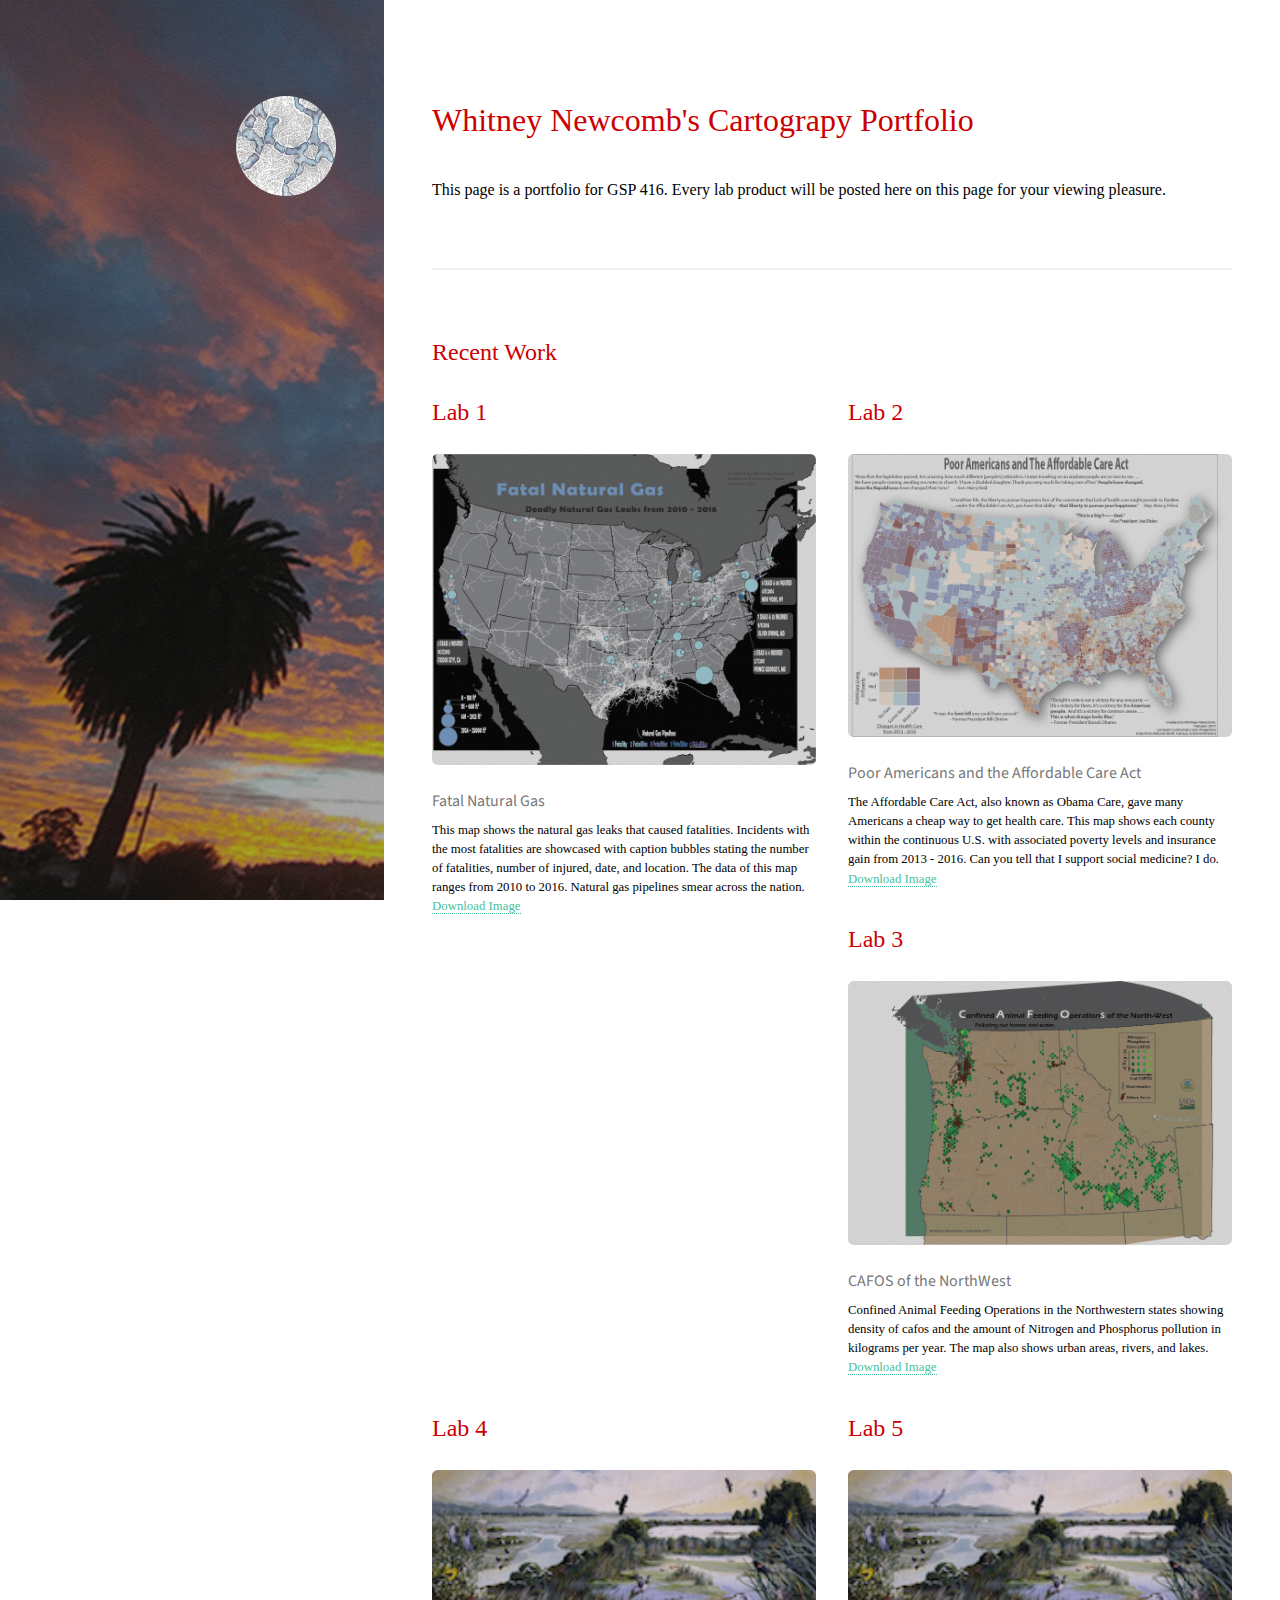
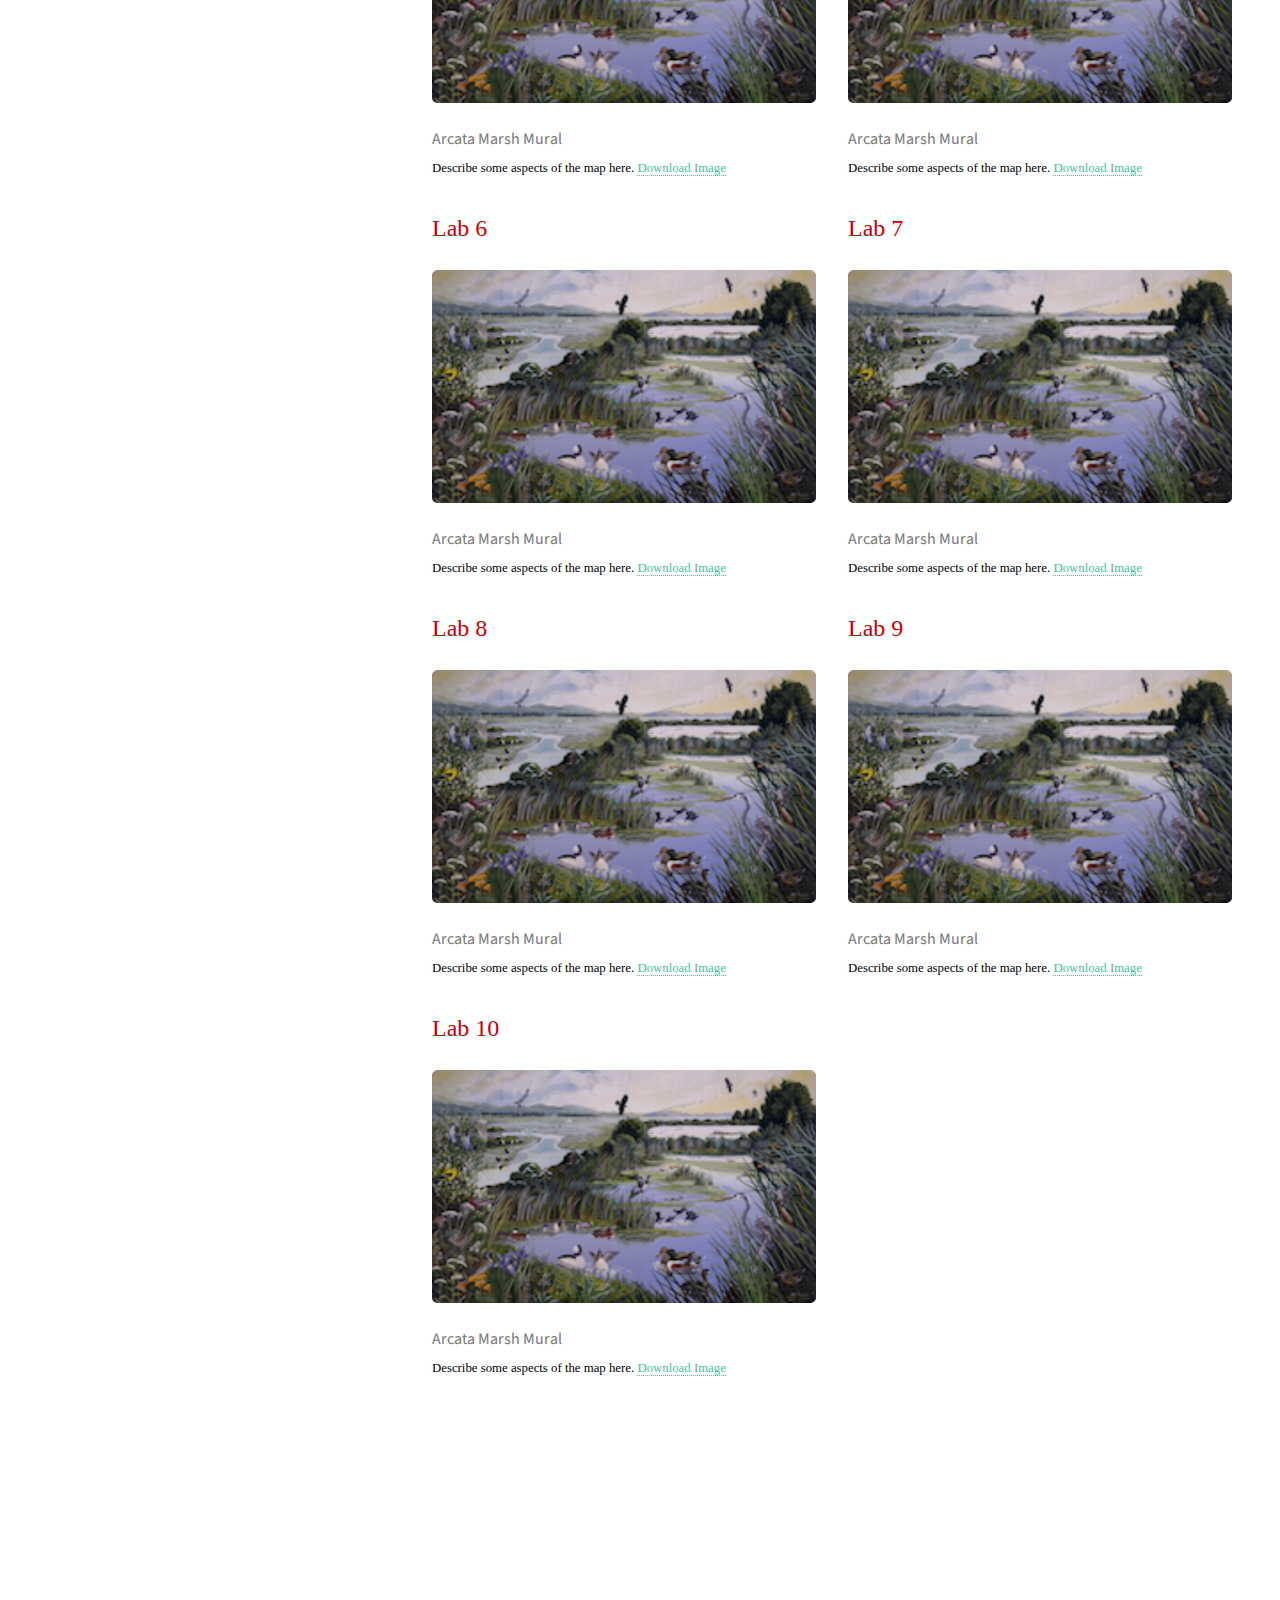
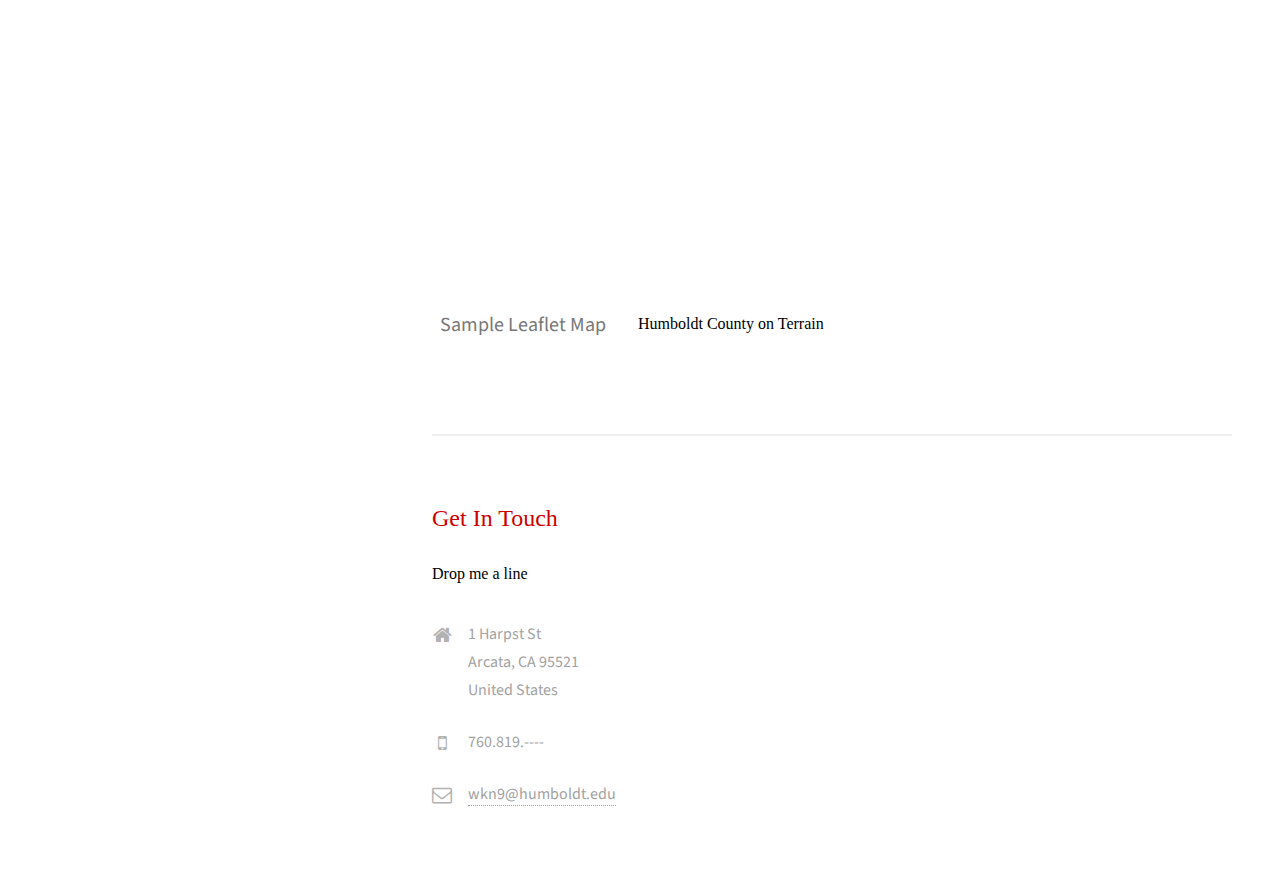
<file: index_cart.html>
<!DOCTYPE HTML>

<html>
	<head>
		<!-- Change title of your webpage here -->
		<title>Whitney's Cartography</title>
		<meta charset="utf-8" />
		<meta name="viewport" content="width=device-width, initial-scale=1" />
		<!--[if lte IE 8]><script src="assets/js/ie/html5shiv.js"></script><![endif]-->
		<link rel="stylesheet" href="assets/css/main.css" />
		<!--[if lte IE 8]><link rel="stylesheet" href="assets/css/ie8.css" /><![endif]-->
		<style>
			h2 {color:#cc0000;
				font-family:times new roman;}
			p {color:black;
				font-family:times new roman;}
			
			
		</style>
	</head>
	<body id="top">

		<!-- Header -->
			
<header id="header">
    <div class="inner">
     <a href="#" class="image avatar"><img src="images/profile.jpg" alt="" /></a>
    </div>
   </header>
		
		
		<!-- Main -->
			<div id="main">

				<!-- One -->
					<section id="one">
						<header class="major">
							<h2>Whitney Newcomb's Cartograpy Portfolio</h2>
						</header>
						<p>This page is a portfolio for GSP 416. Every lab product will be posted here on this page for your viewing pleasure.</p>
					</section>

				<!-- Two -->
					<section id="two">
						<h2>Recent Work</h2>
						<div class="row">
							
							<article class="6u 12u$(xsmall) work-item">
								<h2>Lab 1</h2>
								<a href="images/fulls/Lab1_NatGasMap_Final2.png" class="image fit thumb"><img src="images/thumbs/Lab1_NatGasMap_Final_thumb.png" alt="Map of fatalities from natural gas leaks and incidents in the U.S. from 2010 - 2016. " /></a>
								<h3>Fatal Natural Gas</h3>
								<p>This map shows the natural gas leaks that caused fatalities. 
									Incidents with the most fatalities are showcased with caption bubbles stating the number of fatalities, number of injured, date, and location. 
									The data of this map ranges from 2010 to 2016. 
									Natural gas pipelines smear across the nation. 
									<br>
									<a href="images/fulls/Lab1_NatGasMap_Final2.png" download>Download Image</a>
								</p>
							</article>
							
							<article class="6u 12u$(xsmall) work-item">
								<h2>Lab 2</h2>
								<a href="images/fulls/ACAMap.png" class="image fit thumb"><img src="images/thumbs/ACAMap_Small.png" alt="" /></a>
								<h3>Poor Americans and the Affordable Care Act</h3>
								<p>The Affordable Care Act, also known as Obama Care, 
									gave many Americans a cheap way to get health care. 
									This map shows each county within the continuous U.S. with associated poverty levels and insurance gain from 2013 - 2016. 
									Can you tell that I support social medicine? I do. 
									<br>
									<a href="images/fulls/ACAMap.png" download>Download Image</a>
								</p>
							</article>
							
							<article class="6u 12u$(xsmall) work-item">
								<h2>Lab 3</h2>
								<a href="images/fulls/Cafos_Large.png" class="image fit thumb"><img src="images/thumbs/Cafos_Small.png" alt="" /></a>
								<h3>CAFOS of the NorthWest</h3>
								<p>Confined Animal Feeding Operations in the Northwestern states showing density of cafos and the amount of Nitrogen and Phosphorus pollution in kilograms per year. The map also shows urban areas, rivers, and lakes. <a href="images/fulls/Cafos_Large.png" download>Download Image</a>
								</p>
							</article>
							
							<article class="6u 12u$(xsmall) work-item">
								<h2>Lab 4</h2>
								<a href="images/fulls/placeholder.png" class="image fit thumb"><img src="images/thumbs/placeholder_thumb.png" alt="" /></a>
								<h3>Arcata Marsh Mural</h3>
								<p>Describe some aspects of the map here. <a href="images/fulls/placeholder.png" download>Download Image</a>
								</p>
							</article>
							
							<article class="6u 12u$(xsmall) work-item">
								<h2>Lab 5</h2>
								<a href="images/fulls/placeholder.png" class="image fit thumb"><img src="images/thumbs/placeholder_thumb.png" alt="" /></a>
								<h3>Arcata Marsh Mural</h3>
								<p>Describe some aspects of the map here. <a href="images/fulls/placeholder.png" download>Download Image</a>
								</p>
							</article>
							
							<article class="6u 12u$(xsmall) work-item">
								<h2>Lab 6</h2>
								<a href="images/fulls/placeholder.png" class="image fit thumb"><img src="images/thumbs/placeholder_thumb.png" alt="" /></a>
								<h3>Arcata Marsh Mural</h3>
								<p>Describe some aspects of the map here. <a href="images/fulls/placeholder.png" download>Download Image</a>
								</p>
							</article>
							
							<article class="6u 12u$(xsmall) work-item">
								<h2>Lab 7</h2>
								<a href="images/fulls/placeholder.png" class="image fit thumb"><img src="images/thumbs/placeholder_thumb.png" alt="" /></a>
								<h3>Arcata Marsh Mural</h3>
								<p>Describe some aspects of the map here. <a href="images/fulls/placeholder.png" download>Download Image</a>
								</p>
							</article>
							
							<article class="6u 12u$(xsmall) work-item">
								<h2>Lab 8</h2>
								<a href="images/fulls/placeholder.png" class="image fit thumb"><img src="images/thumbs/placeholder_thumb.png" alt="" /></a>
								<h3>Arcata Marsh Mural</h3>
								<p>Describe some aspects of the map here. <a href="images/fulls/placeholder.png" download>Download Image</a>
								</p>
							</article>
							
							<article class="6u 12u$(xsmall) work-item">
								<h2>Lab 9</h2>
								<a href="images/fulls/placeholder.png" class="image fit thumb"><img src="images/thumbs/placeholder_thumb.png" alt="" /></a>
								<h3>Arcata Marsh Mural</h3>
								<p>Describe some aspects of the map here. <a href="images/fulls/placeholder.png" download>Download Image</a>
								</p>
							</article>
							
							<article class="6u 12u$(xsmall) work-item">
								<h2>Lab 10</h2>
								<a href="images/fulls/placeholder.png" class="image fit thumb"><img src="images/thumbs/placeholder_thumb.png" alt="" /></a>
								<h3>Arcata Marsh Mural</h3>
								<p>Describe some aspects of the map here. <a href="images/fulls/placeholder.png" download>Download Image</a>
								</p>
							</article>
							
								<iframe width="785" height="500" src="https://dikembe3000.github.io/humboldtmap/"></iframe>
								<h3>Sample Leaflet Map</h3>
								<p>Humboldt County on Terrain</p>
							
						</div>
						
					</section>

				<!-- Three -->
					<section id="three">
						<h2>Get In Touch</h2>
						<p>Drop me a line</p>
							<div class="4u$ 12u$(small)">
								<ul class="labeled-icons">
									<li>
										<h3 class="icon fa-home"><span class="label">Address</span></h3>
										1 Harpst St<br />
										Arcata, CA 95521<br />
										United States
									</li>
									<li>
										<h3 class="icon fa-mobile"><span class="label">Phone</span></h3>
										760.819.----
									</li>
									<li>
										<h3 class="icon fa-envelope-o"><span class="label">Email</span></h3>
										<a href="mailto:wkn9@humboldt.edu">wkn9@humboldt.edu</a>
									</li>
								</ul>
							</div>
					</section>
			</div>

		
		<!-- Scripts -->
			<script src="assets/js/jquery.min.js"></script>
			<script src="assets/js/jquery.poptrox.min.js"></script>
			<script src="assets/js/skel.min.js"></script>
			<script src="assets/js/util.js"></script>
			<!--[if lte IE 8]><script src="assets/js/ie/respond.min.js"></script><![endif]-->
			<script src="assets/js/main.js"></script>

	</body>
</html>
</file>
<file: assets/css/main.css>
@import url("font-awesome.min.css");
@import url("https://fonts.googleapis.com/css?family=Source+Sans+Pro:400,400italic");

/*
	Strata by HTML5 UP
	html5up.net | @ajlkn
	Free for personal and commercial use under the CCA 3.0 license (html5up.net/license)
*/

/* Reset */

	html, body, div, span, applet, object, iframe, h1, h2, h3, h4, h5, h6, p, blockquote, pre, a, abbr, acronym, address, big, cite, code, del, dfn, em, img, ins, kbd, q, s, samp, small, strike, strong, sub, sup, tt, var, b, u, i, center, dl, dt, dd, ol, ul, li, fieldset, form, label, legend, table, caption, tbody, tfoot, thead, tr, th, td, article, aside, canvas, details, embed, figure, figcaption, footer, header, hgroup, menu, nav, output, ruby, section, summary, time, mark, audio, video {
		margin: 0;
		padding: 0;
		border: 0;
		font-size: 100%;
		font: inherit;
		vertical-align: baseline;
	}

	article, aside, details, figcaption, figure, footer, header, hgroup, menu, nav, section {
		display: block;
	}

	body {
		line-height: 1;
	}

	ol, ul {
		list-style: none;
	}

	blockquote, q {
		quotes: none;
	}

	blockquote:before, blockquote:after, q:before, q:after {
		content: '';
		content: none;
	}

	table {
		border-collapse: collapse;
		border-spacing: 0;
	}

	body {
		-webkit-text-size-adjust: none;
	}

/* Box Model */

	*, *:before, *:after {
		-moz-box-sizing: border-box;
		-webkit-box-sizing: border-box;
		box-sizing: border-box;
	}

/* Containers */

	.container {
		margin-left: auto;
		margin-right: auto;
	}

	.container.\31 25\25 {
		width: 100%;
		max-width: 1200px;
		min-width: 960px;
	}

	.container.\37 5\25 {
		width: 720px;
	}

	.container.\35 0\25 {
		width: 480px;
	}

	.container.\32 5\25 {
		width: 240px;
	}

	.container {
		width: 960px;
	}

	@media screen and (max-width: 1800px) {

		.container.\31 25\25 {
			width: 100%;
			max-width: 1200px;
			min-width: 960px;
		}

		.container.\37 5\25 {
			width: 720px;
		}

		.container.\35 0\25 {
			width: 480px;
		}

		.container.\32 5\25 {
			width: 240px;
		}

		.container {
			width: 960px;
		}

	}

	@media screen and (max-width: 1280px) {

		.container.\31 25\25 {
			width: 100%;
			max-width: 1200px;
			min-width: 960px;
		}

		.container.\37 5\25 {
			width: 720px;
		}

		.container.\35 0\25 {
			width: 480px;
		}

		.container.\32 5\25 {
			width: 240px;
		}

		.container {
			width: 960px;
		}

	}

	@media screen and (max-width: 980px) {

		.container.\31 25\25 {
			width: 100%;
			max-width: 1200px;
			min-width: 960px;
		}

		.container.\37 5\25 {
			width: 720px;
		}

		.container.\35 0\25 {
			width: 480px;
		}

		.container.\32 5\25 {
			width: 240px;
		}

		.container {
			width: 960px;
		}

	}

	@media screen and (max-width: 736px) {

		.container.\31 25\25 {
			width: 100%;
			max-width: 1200px;
			min-width: 960px;
		}

		.container.\37 5\25 {
			width: 720px;
		}

		.container.\35 0\25 {
			width: 480px;
		}

		.container.\32 5\25 {
			width: 240px;
		}

		.container {
			width: 960px;
		}

	}

	@media screen and (max-width: 480px) {

		.container.\31 25\25 {
			width: 100%;
			max-width: 1200px;
			min-width: 960px;
		}

		.container.\37 5\25 {
			width: 720px;
		}

		.container.\35 0\25 {
			width: 480px;
		}

		.container.\32 5\25 {
			width: 240px;
		}

		.container {
			width: 960px;
		}

	}

/* Grid */

	.row {
		border-bottom: solid 1px transparent;
		-moz-box-sizing: border-box;
		-webkit-box-sizing: border-box;
		box-sizing: border-box;
	}

	.row > * {
		float: left;
		-moz-box-sizing: border-box;
		-webkit-box-sizing: border-box;
		box-sizing: border-box;
	}

	.row:after, .row:before {
		content: '';
		display: block;
		clear: both;
		height: 0;
	}

	.row.uniform > * > :first-child {
		margin-top: 0;
	}

	.row.uniform > * > :last-child {
		margin-bottom: 0;
	}

	.row.\30 \25 > * {
		padding: 0 0 0 0em;
	}

	.row.\30 \25 {
		margin: 0 0 -1px 0em;
	}

	.row.uniform.\30 \25 > * {
		padding: 0em 0 0 0em;
	}

	.row.uniform.\30 \25 {
		margin: 0em 0 -1px 0em;
	}

	.row > * {
		padding: 0 0 0 2.5em;
	}

	.row {
		margin: 0 0 -1px -2.5em;
	}

	.row.uniform > * {
		padding: 2.5em 0 0 2.5em;
	}

	.row.uniform {
		margin: -2.5em 0 -1px -2.5em;
	}

	.row.\32 00\25 > * {
		padding: 0 0 0 5em;
	}

	.row.\32 00\25 {
		margin: 0 0 -1px -5em;
	}

	.row.uniform.\32 00\25 > * {
		padding: 5em 0 0 5em;
	}

	.row.uniform.\32 00\25 {
		margin: -5em 0 -1px -5em;
	}

	.row.\31 50\25 > * {
		padding: 0 0 0 3.75em;
	}

	.row.\31 50\25 {
		margin: 0 0 -1px -3.75em;
	}

	.row.uniform.\31 50\25 > * {
		padding: 3.75em 0 0 3.75em;
	}

	.row.uniform.\31 50\25 {
		margin: -3.75em 0 -1px -3.75em;
	}

	.row.\35 0\25 > * {
		padding: 0 0 0 1.25em;
	}

	.row.\35 0\25 {
		margin: 0 0 -1px -1.25em;
	}

	.row.uniform.\35 0\25 > * {
		padding: 1.25em 0 0 1.25em;
	}

	.row.uniform.\35 0\25 {
		margin: -1.25em 0 -1px -1.25em;
	}

	.row.\32 5\25 > * {
		padding: 0 0 0 0.625em;
	}

	.row.\32 5\25 {
		margin: 0 0 -1px -0.625em;
	}

	.row.uniform.\32 5\25 > * {
		padding: 0.625em 0 0 0.625em;
	}

	.row.uniform.\32 5\25 {
		margin: -0.625em 0 -1px -0.625em;
	}

	.\31 2u, .\31 2u\24 {
		width: 100%;
		clear: none;
		margin-left: 0;
	}

	.\31 1u, .\31 1u\24 {
		width: 91.6666666667%;
		clear: none;
		margin-left: 0;
	}

	.\31 0u, .\31 0u\24 {
		width: 83.3333333333%;
		clear: none;
		margin-left: 0;
	}

	.\39 u, .\39 u\24 {
		width: 75%;
		clear: none;
		margin-left: 0;
	}

	.\38 u, .\38 u\24 {
		width: 66.6666666667%;
		clear: none;
		margin-left: 0;
	}

	.\37 u, .\37 u\24 {
		width: 58.3333333333%;
		clear: none;
		margin-left: 0;
	}

	.\36 u, .\36 u\24 {
		width: 50%;
		clear: none;
		margin-left: 0;
	}

	.\35 u, .\35 u\24 {
		width: 41.6666666667%;
		clear: none;
		margin-left: 0;
	}

	.\34 u, .\34 u\24 {
		width: 33.3333333333%;
		clear: none;
		margin-left: 0;
	}

	.\33 u, .\33 u\24 {
		width: 25%;
		clear: none;
		margin-left: 0;
	}

	.\32 u, .\32 u\24 {
		width: 16.6666666667%;
		clear: none;
		margin-left: 0;
	}

	.\31 u, .\31 u\24 {
		width: 8.3333333333%;
		clear: none;
		margin-left: 0;
	}

	.\31 2u\24 + *,
	.\31 1u\24 + *,
	.\31 0u\24 + *,
	.\39 u\24 + *,
	.\38 u\24 + *,
	.\37 u\24 + *,
	.\36 u\24 + *,
	.\35 u\24 + *,
	.\34 u\24 + *,
	.\33 u\24 + *,
	.\32 u\24 + *,
	.\31 u\24 + * {
		clear: left;
	}

	.\-11u {
		margin-left: 91.66667%;
	}

	.\-10u {
		margin-left: 83.33333%;
	}

	.\-9u {
		margin-left: 75%;
	}

	.\-8u {
		margin-left: 66.66667%;
	}

	.\-7u {
		margin-left: 58.33333%;
	}

	.\-6u {
		margin-left: 50%;
	}

	.\-5u {
		margin-left: 41.66667%;
	}

	.\-4u {
		margin-left: 33.33333%;
	}

	.\-3u {
		margin-left: 25%;
	}

	.\-2u {
		margin-left: 16.66667%;
	}

	.\-1u {
		margin-left: 8.33333%;
	}

	@media screen and (max-width: 1800px) {

		.row > * {
			padding: 0 0 0 2.5em;
		}

		.row {
			margin: 0 0 -1px -2.5em;
		}

		.row.uniform > * {
			padding: 2.5em 0 0 2.5em;
		}

		.row.uniform {
			margin: -2.5em 0 -1px -2.5em;
		}

		.row.\32 00\25 > * {
			padding: 0 0 0 5em;
		}

		.row.\32 00\25 {
			margin: 0 0 -1px -5em;
		}

		.row.uniform.\32 00\25 > * {
			padding: 5em 0 0 5em;
		}

		.row.uniform.\32 00\25 {
			margin: -5em 0 -1px -5em;
		}

		.row.\31 50\25 > * {
			padding: 0 0 0 3.75em;
		}

		.row.\31 50\25 {
			margin: 0 0 -1px -3.75em;
		}

		.row.uniform.\31 50\25 > * {
			padding: 3.75em 0 0 3.75em;
		}

		.row.uniform.\31 50\25 {
			margin: -3.75em 0 -1px -3.75em;
		}

		.row.\35 0\25 > * {
			padding: 0 0 0 1.25em;
		}

		.row.\35 0\25 {
			margin: 0 0 -1px -1.25em;
		}

		.row.uniform.\35 0\25 > * {
			padding: 1.25em 0 0 1.25em;
		}

		.row.uniform.\35 0\25 {
			margin: -1.25em 0 -1px -1.25em;
		}

		.row.\32 5\25 > * {
			padding: 0 0 0 0.625em;
		}

		.row.\32 5\25 {
			margin: 0 0 -1px -0.625em;
		}

		.row.uniform.\32 5\25 > * {
			padding: 0.625em 0 0 0.625em;
		}

		.row.uniform.\32 5\25 {
			margin: -0.625em 0 -1px -0.625em;
		}

		.\31 2u\28xlarge\29, .\31 2u\24\28xlarge\29 {
			width: 100%;
			clear: none;
			margin-left: 0;
		}

		.\31 1u\28xlarge\29, .\31 1u\24\28xlarge\29 {
			width: 91.6666666667%;
			clear: none;
			margin-left: 0;
		}

		.\31 0u\28xlarge\29, .\31 0u\24\28xlarge\29 {
			width: 83.3333333333%;
			clear: none;
			margin-left: 0;
		}

		.\39 u\28xlarge\29, .\39 u\24\28xlarge\29 {
			width: 75%;
			clear: none;
			margin-left: 0;
		}

		.\38 u\28xlarge\29, .\38 u\24\28xlarge\29 {
			width: 66.6666666667%;
			clear: none;
			margin-left: 0;
		}

		.\37 u\28xlarge\29, .\37 u\24\28xlarge\29 {
			width: 58.3333333333%;
			clear: none;
			margin-left: 0;
		}

		.\36 u\28xlarge\29, .\36 u\24\28xlarge\29 {
			width: 50%;
			clear: none;
			margin-left: 0;
		}

		.\35 u\28xlarge\29, .\35 u\24\28xlarge\29 {
			width: 41.6666666667%;
			clear: none;
			margin-left: 0;
		}

		.\34 u\28xlarge\29, .\34 u\24\28xlarge\29 {
			width: 33.3333333333%;
			clear: none;
			margin-left: 0;
		}

		.\33 u\28xlarge\29, .\33 u\24\28xlarge\29 {
			width: 25%;
			clear: none;
			margin-left: 0;
		}

		.\32 u\28xlarge\29, .\32 u\24\28xlarge\29 {
			width: 16.6666666667%;
			clear: none;
			margin-left: 0;
		}

		.\31 u\28xlarge\29, .\31 u\24\28xlarge\29 {
			width: 8.3333333333%;
			clear: none;
			margin-left: 0;
		}

		.\31 2u\24\28xlarge\29 + *,
		.\31 1u\24\28xlarge\29 + *,
		.\31 0u\24\28xlarge\29 + *,
		.\39 u\24\28xlarge\29 + *,
		.\38 u\24\28xlarge\29 + *,
		.\37 u\24\28xlarge\29 + *,
		.\36 u\24\28xlarge\29 + *,
		.\35 u\24\28xlarge\29 + *,
		.\34 u\24\28xlarge\29 + *,
		.\33 u\24\28xlarge\29 + *,
		.\32 u\24\28xlarge\29 + *,
		.\31 u\24\28xlarge\29 + * {
			clear: left;
		}

		.\-11u\28xlarge\29 {
			margin-left: 91.66667%;
		}

		.\-10u\28xlarge\29 {
			margin-left: 83.33333%;
		}

		.\-9u\28xlarge\29 {
			margin-left: 75%;
		}

		.\-8u\28xlarge\29 {
			margin-left: 66.66667%;
		}

		.\-7u\28xlarge\29 {
			margin-left: 58.33333%;
		}

		.\-6u\28xlarge\29 {
			margin-left: 50%;
		}

		.\-5u\28xlarge\29 {
			margin-left: 41.66667%;
		}

		.\-4u\28xlarge\29 {
			margin-left: 33.33333%;
		}

		.\-3u\28xlarge\29 {
			margin-left: 25%;
		}

		.\-2u\28xlarge\29 {
			margin-left: 16.66667%;
		}

		.\-1u\28xlarge\29 {
			margin-left: 8.33333%;
		}

	}

	@media screen and (max-width: 1280px) {

		.row > * {
			padding: 0 0 0 2em;
		}

		.row {
			margin: 0 0 -1px -2em;
		}

		.row.uniform > * {
			padding: 2em 0 0 2em;
		}

		.row.uniform {
			margin: -2em 0 -1px -2em;
		}

		.row.\32 00\25 > * {
			padding: 0 0 0 4em;
		}

		.row.\32 00\25 {
			margin: 0 0 -1px -4em;
		}

		.row.uniform.\32 00\25 > * {
			padding: 4em 0 0 4em;
		}

		.row.uniform.\32 00\25 {
			margin: -4em 0 -1px -4em;
		}

		.row.\31 50\25 > * {
			padding: 0 0 0 3em;
		}

		.row.\31 50\25 {
			margin: 0 0 -1px -3em;
		}

		.row.uniform.\31 50\25 > * {
			padding: 3em 0 0 3em;
		}

		.row.uniform.\31 50\25 {
			margin: -3em 0 -1px -3em;
		}

		.row.\35 0\25 > * {
			padding: 0 0 0 1em;
		}

		.row.\35 0\25 {
			margin: 0 0 -1px -1em;
		}

		.row.uniform.\35 0\25 > * {
			padding: 1em 0 0 1em;
		}

		.row.uniform.\35 0\25 {
			margin: -1em 0 -1px -1em;
		}

		.row.\32 5\25 > * {
			padding: 0 0 0 0.5em;
		}

		.row.\32 5\25 {
			margin: 0 0 -1px -0.5em;
		}

		.row.uniform.\32 5\25 > * {
			padding: 0.5em 0 0 0.5em;
		}

		.row.uniform.\32 5\25 {
			margin: -0.5em 0 -1px -0.5em;
		}

		.\31 2u\28large\29, .\31 2u\24\28large\29 {
			width: 100%;
			clear: none;
			margin-left: 0;
		}

		.\31 1u\28large\29, .\31 1u\24\28large\29 {
			width: 91.6666666667%;
			clear: none;
			margin-left: 0;
		}

		.\31 0u\28large\29, .\31 0u\24\28large\29 {
			width: 83.3333333333%;
			clear: none;
			margin-left: 0;
		}

		.\39 u\28large\29, .\39 u\24\28large\29 {
			width: 75%;
			clear: none;
			margin-left: 0;
		}

		.\38 u\28large\29, .\38 u\24\28large\29 {
			width: 66.6666666667%;
			clear: none;
			margin-left: 0;
		}

		.\37 u\28large\29, .\37 u\24\28large\29 {
			width: 58.3333333333%;
			clear: none;
			margin-left: 0;
		}

		.\36 u\28large\29, .\36 u\24\28large\29 {
			width: 50%;
			clear: none;
			margin-left: 0;
		}

		.\35 u\28large\29, .\35 u\24\28large\29 {
			width: 41.6666666667%;
			clear: none;
			margin-left: 0;
		}

		.\34 u\28large\29, .\34 u\24\28large\29 {
			width: 33.3333333333%;
			clear: none;
			margin-left: 0;
		}

		.\33 u\28large\29, .\33 u\24\28large\29 {
			width: 25%;
			clear: none;
			margin-left: 0;
		}

		.\32 u\28large\29, .\32 u\24\28large\29 {
			width: 16.6666666667%;
			clear: none;
			margin-left: 0;
		}

		.\31 u\28large\29, .\31 u\24\28large\29 {
			width: 8.3333333333%;
			clear: none;
			margin-left: 0;
		}

		.\31 2u\24\28large\29 + *,
		.\31 1u\24\28large\29 + *,
		.\31 0u\24\28large\29 + *,
		.\39 u\24\28large\29 + *,
		.\38 u\24\28large\29 + *,
		.\37 u\24\28large\29 + *,
		.\36 u\24\28large\29 + *,
		.\35 u\24\28large\29 + *,
		.\34 u\24\28large\29 + *,
		.\33 u\24\28large\29 + *,
		.\32 u\24\28large\29 + *,
		.\31 u\24\28large\29 + * {
			clear: left;
		}

		.\-11u\28large\29 {
			margin-left: 91.66667%;
		}

		.\-10u\28large\29 {
			margin-left: 83.33333%;
		}

		.\-9u\28large\29 {
			margin-left: 75%;
		}

		.\-8u\28large\29 {
			margin-left: 66.66667%;
		}

		.\-7u\28large\29 {
			margin-left: 58.33333%;
		}

		.\-6u\28large\29 {
			margin-left: 50%;
		}

		.\-5u\28large\29 {
			margin-left: 41.66667%;
		}

		.\-4u\28large\29 {
			margin-left: 33.33333%;
		}

		.\-3u\28large\29 {
			margin-left: 25%;
		}

		.\-2u\28large\29 {
			margin-left: 16.66667%;
		}

		.\-1u\28large\29 {
			margin-left: 8.33333%;
		}

	}

	@media screen and (max-width: 980px) {

		.row > * {
			padding: 0 0 0 2em;
		}

		.row {
			margin: 0 0 -1px -2em;
		}

		.row.uniform > * {
			padding: 2em 0 0 2em;
		}

		.row.uniform {
			margin: -2em 0 -1px -2em;
		}

		.row.\32 00\25 > * {
			padding: 0 0 0 4em;
		}

		.row.\32 00\25 {
			margin: 0 0 -1px -4em;
		}

		.row.uniform.\32 00\25 > * {
			padding: 4em 0 0 4em;
		}

		.row.uniform.\32 00\25 {
			margin: -4em 0 -1px -4em;
		}

		.row.\31 50\25 > * {
			padding: 0 0 0 3em;
		}

		.row.\31 50\25 {
			margin: 0 0 -1px -3em;
		}

		.row.uniform.\31 50\25 > * {
			padding: 3em 0 0 3em;
		}

		.row.uniform.\31 50\25 {
			margin: -3em 0 -1px -3em;
		}

		.row.\35 0\25 > * {
			padding: 0 0 0 1em;
		}

		.row.\35 0\25 {
			margin: 0 0 -1px -1em;
		}

		.row.uniform.\35 0\25 > * {
			padding: 1em 0 0 1em;
		}

		.row.uniform.\35 0\25 {
			margin: -1em 0 -1px -1em;
		}

		.row.\32 5\25 > * {
			padding: 0 0 0 0.5em;
		}

		.row.\32 5\25 {
			margin: 0 0 -1px -0.5em;
		}

		.row.uniform.\32 5\25 > * {
			padding: 0.5em 0 0 0.5em;
		}

		.row.uniform.\32 5\25 {
			margin: -0.5em 0 -1px -0.5em;
		}

		.\31 2u\28medium\29, .\31 2u\24\28medium\29 {
			width: 100%;
			clear: none;
			margin-left: 0;
		}

		.\31 1u\28medium\29, .\31 1u\24\28medium\29 {
			width: 91.6666666667%;
			clear: none;
			margin-left: 0;
		}

		.\31 0u\28medium\29, .\31 0u\24\28medium\29 {
			width: 83.3333333333%;
			clear: none;
			margin-left: 0;
		}

		.\39 u\28medium\29, .\39 u\24\28medium\29 {
			width: 75%;
			clear: none;
			margin-left: 0;
		}

		.\38 u\28medium\29, .\38 u\24\28medium\29 {
			width: 66.6666666667%;
			clear: none;
			margin-left: 0;
		}

		.\37 u\28medium\29, .\37 u\24\28medium\29 {
			width: 58.3333333333%;
			clear: none;
			margin-left: 0;
		}

		.\36 u\28medium\29, .\36 u\24\28medium\29 {
			width: 50%;
			clear: none;
			margin-left: 0;
		}

		.\35 u\28medium\29, .\35 u\24\28medium\29 {
			width: 41.6666666667%;
			clear: none;
			margin-left: 0;
		}

		.\34 u\28medium\29, .\34 u\24\28medium\29 {
			width: 33.3333333333%;
			clear: none;
			margin-left: 0;
		}

		.\33 u\28medium\29, .\33 u\24\28medium\29 {
			width: 25%;
			clear: none;
			margin-left: 0;
		}

		.\32 u\28medium\29, .\32 u\24\28medium\29 {
			width: 16.6666666667%;
			clear: none;
			margin-left: 0;
		}

		.\31 u\28medium\29, .\31 u\24\28medium\29 {
			width: 8.3333333333%;
			clear: none;
			margin-left: 0;
		}

		.\31 2u\24\28medium\29 + *,
		.\31 1u\24\28medium\29 + *,
		.\31 0u\24\28medium\29 + *,
		.\39 u\24\28medium\29 + *,
		.\38 u\24\28medium\29 + *,
		.\37 u\24\28medium\29 + *,
		.\36 u\24\28medium\29 + *,
		.\35 u\24\28medium\29 + *,
		.\34 u\24\28medium\29 + *,
		.\33 u\24\28medium\29 + *,
		.\32 u\24\28medium\29 + *,
		.\31 u\24\28medium\29 + * {
			clear: left;
		}

		.\-11u\28medium\29 {
			margin-left: 91.66667%;
		}

		.\-10u\28medium\29 {
			margin-left: 83.33333%;
		}

		.\-9u\28medium\29 {
			margin-left: 75%;
		}

		.\-8u\28medium\29 {
			margin-left: 66.66667%;
		}

		.\-7u\28medium\29 {
			margin-left: 58.33333%;
		}

		.\-6u\28medium\29 {
			margin-left: 50%;
		}

		.\-5u\28medium\29 {
			margin-left: 41.66667%;
		}

		.\-4u\28medium\29 {
			margin-left: 33.33333%;
		}

		.\-3u\28medium\29 {
			margin-left: 25%;
		}

		.\-2u\28medium\29 {
			margin-left: 16.66667%;
		}

		.\-1u\28medium\29 {
			margin-left: 8.33333%;
		}

	}

	@media screen and (max-width: 736px) {

		.row > * {
			padding: 0 0 0 1.5em;
		}

		.row {
			margin: 0 0 -1px -1.5em;
		}

		.row.uniform > * {
			padding: 1.5em 0 0 1.5em;
		}

		.row.uniform {
			margin: -1.5em 0 -1px -1.5em;
		}

		.row.\32 00\25 > * {
			padding: 0 0 0 3em;
		}

		.row.\32 00\25 {
			margin: 0 0 -1px -3em;
		}

		.row.uniform.\32 00\25 > * {
			padding: 3em 0 0 3em;
		}

		.row.uniform.\32 00\25 {
			margin: -3em 0 -1px -3em;
		}

		.row.\31 50\25 > * {
			padding: 0 0 0 2.25em;
		}

		.row.\31 50\25 {
			margin: 0 0 -1px -2.25em;
		}

		.row.uniform.\31 50\25 > * {
			padding: 2.25em 0 0 2.25em;
		}

		.row.uniform.\31 50\25 {
			margin: -2.25em 0 -1px -2.25em;
		}

		.row.\35 0\25 > * {
			padding: 0 0 0 0.75em;
		}

		.row.\35 0\25 {
			margin: 0 0 -1px -0.75em;
		}

		.row.uniform.\35 0\25 > * {
			padding: 0.75em 0 0 0.75em;
		}

		.row.uniform.\35 0\25 {
			margin: -0.75em 0 -1px -0.75em;
		}

		.row.\32 5\25 > * {
			padding: 0 0 0 0.375em;
		}

		.row.\32 5\25 {
			margin: 0 0 -1px -0.375em;
		}

		.row.uniform.\32 5\25 > * {
			padding: 0.375em 0 0 0.375em;
		}

		.row.uniform.\32 5\25 {
			margin: -0.375em 0 -1px -0.375em;
		}

		.\31 2u\28small\29, .\31 2u\24\28small\29 {
			width: 100%;
			clear: none;
			margin-left: 0;
		}

		.\31 1u\28small\29, .\31 1u\24\28small\29 {
			width: 91.6666666667%;
			clear: none;
			margin-left: 0;
		}

		.\31 0u\28small\29, .\31 0u\24\28small\29 {
			width: 83.3333333333%;
			clear: none;
			margin-left: 0;
		}

		.\39 u\28small\29, .\39 u\24\28small\29 {
			width: 75%;
			clear: none;
			margin-left: 0;
		}

		.\38 u\28small\29, .\38 u\24\28small\29 {
			width: 66.6666666667%;
			clear: none;
			margin-left: 0;
		}

		.\37 u\28small\29, .\37 u\24\28small\29 {
			width: 58.3333333333%;
			clear: none;
			margin-left: 0;
		}

		.\36 u\28small\29, .\36 u\24\28small\29 {
			width: 50%;
			clear: none;
			margin-left: 0;
		}

		.\35 u\28small\29, .\35 u\24\28small\29 {
			width: 41.6666666667%;
			clear: none;
			margin-left: 0;
		}

		.\34 u\28small\29, .\34 u\24\28small\29 {
			width: 33.3333333333%;
			clear: none;
			margin-left: 0;
		}

		.\33 u\28small\29, .\33 u\24\28small\29 {
			width: 25%;
			clear: none;
			margin-left: 0;
		}

		.\32 u\28small\29, .\32 u\24\28small\29 {
			width: 16.6666666667%;
			clear: none;
			margin-left: 0;
		}

		.\31 u\28small\29, .\31 u\24\28small\29 {
			width: 8.3333333333%;
			clear: none;
			margin-left: 0;
		}

		.\31 2u\24\28small\29 + *,
		.\31 1u\24\28small\29 + *,
		.\31 0u\24\28small\29 + *,
		.\39 u\24\28small\29 + *,
		.\38 u\24\28small\29 + *,
		.\37 u\24\28small\29 + *,
		.\36 u\24\28small\29 + *,
		.\35 u\24\28small\29 + *,
		.\34 u\24\28small\29 + *,
		.\33 u\24\28small\29 + *,
		.\32 u\24\28small\29 + *,
		.\31 u\24\28small\29 + * {
			clear: left;
		}

		.\-11u\28small\29 {
			margin-left: 91.66667%;
		}

		.\-10u\28small\29 {
			margin-left: 83.33333%;
		}

		.\-9u\28small\29 {
			margin-left: 75%;
		}

		.\-8u\28small\29 {
			margin-left: 66.66667%;
		}

		.\-7u\28small\29 {
			margin-left: 58.33333%;
		}

		.\-6u\28small\29 {
			margin-left: 50%;
		}

		.\-5u\28small\29 {
			margin-left: 41.66667%;
		}

		.\-4u\28small\29 {
			margin-left: 33.33333%;
		}

		.\-3u\28small\29 {
			margin-left: 25%;
		}

		.\-2u\28small\29 {
			margin-left: 16.66667%;
		}

		.\-1u\28small\29 {
			margin-left: 8.33333%;
		}

	}

	@media screen and (max-width: 480px) {

		.row > * {
			padding: 0 0 0 1.5em;
		}

		.row {
			margin: 0 0 -1px -1.5em;
		}

		.row.uniform > * {
			padding: 1.5em 0 0 1.5em;
		}

		.row.uniform {
			margin: -1.5em 0 -1px -1.5em;
		}

		.row.\32 00\25 > * {
			padding: 0 0 0 3em;
		}

		.row.\32 00\25 {
			margin: 0 0 -1px -3em;
		}

		.row.uniform.\32 00\25 > * {
			padding: 3em 0 0 3em;
		}

		.row.uniform.\32 00\25 {
			margin: -3em 0 -1px -3em;
		}

		.row.\31 50\25 > * {
			padding: 0 0 0 2.25em;
		}

		.row.\31 50\25 {
			margin: 0 0 -1px -2.25em;
		}

		.row.uniform.\31 50\25 > * {
			padding: 2.25em 0 0 2.25em;
		}

		.row.uniform.\31 50\25 {
			margin: -2.25em 0 -1px -2.25em;
		}

		.row.\35 0\25 > * {
			padding: 0 0 0 0.75em;
		}

		.row.\35 0\25 {
			margin: 0 0 -1px -0.75em;
		}

		.row.uniform.\35 0\25 > * {
			padding: 0.75em 0 0 0.75em;
		}

		.row.uniform.\35 0\25 {
			margin: -0.75em 0 -1px -0.75em;
		}

		.row.\32 5\25 > * {
			padding: 0 0 0 0.375em;
		}

		.row.\32 5\25 {
			margin: 0 0 -1px -0.375em;
		}

		.row.uniform.\32 5\25 > * {
			padding: 0.375em 0 0 0.375em;
		}

		.row.uniform.\32 5\25 {
			margin: -0.375em 0 -1px -0.375em;
		}

		.\31 2u\28xsmall\29, .\31 2u\24\28xsmall\29 {
			width: 100%;
			clear: none;
			margin-left: 0;
		}

		.\31 1u\28xsmall\29, .\31 1u\24\28xsmall\29 {
			width: 91.6666666667%;
			clear: none;
			margin-left: 0;
		}

		.\31 0u\28xsmall\29, .\31 0u\24\28xsmall\29 {
			width: 83.3333333333%;
			clear: none;
			margin-left: 0;
		}

		.\39 u\28xsmall\29, .\39 u\24\28xsmall\29 {
			width: 75%;
			clear: none;
			margin-left: 0;
		}

		.\38 u\28xsmall\29, .\38 u\24\28xsmall\29 {
			width: 66.6666666667%;
			clear: none;
			margin-left: 0;
		}

		.\37 u\28xsmall\29, .\37 u\24\28xsmall\29 {
			width: 58.3333333333%;
			clear: none;
			margin-left: 0;
		}

		.\36 u\28xsmall\29, .\36 u\24\28xsmall\29 {
			width: 50%;
			clear: none;
			margin-left: 0;
		}

		.\35 u\28xsmall\29, .\35 u\24\28xsmall\29 {
			width: 41.6666666667%;
			clear: none;
			margin-left: 0;
		}

		.\34 u\28xsmall\29, .\34 u\24\28xsmall\29 {
			width: 33.3333333333%;
			clear: none;
			margin-left: 0;
		}

		.\33 u\28xsmall\29, .\33 u\24\28xsmall\29 {
			width: 25%;
			clear: none;
			margin-left: 0;
		}

		.\32 u\28xsmall\29, .\32 u\24\28xsmall\29 {
			width: 16.6666666667%;
			clear: none;
			margin-left: 0;
		}

		.\31 u\28xsmall\29, .\31 u\24\28xsmall\29 {
			width: 8.3333333333%;
			clear: none;
			margin-left: 0;
		}

		.\31 2u\24\28xsmall\29 + *,
		.\31 1u\24\28xsmall\29 + *,
		.\31 0u\24\28xsmall\29 + *,
		.\39 u\24\28xsmall\29 + *,
		.\38 u\24\28xsmall\29 + *,
		.\37 u\24\28xsmall\29 + *,
		.\36 u\24\28xsmall\29 + *,
		.\35 u\24\28xsmall\29 + *,
		.\34 u\24\28xsmall\29 + *,
		.\33 u\24\28xsmall\29 + *,
		.\32 u\24\28xsmall\29 + *,
		.\31 u\24\28xsmall\29 + * {
			clear: left;
		}

		.\-11u\28xsmall\29 {
			margin-left: 91.66667%;
		}

		.\-10u\28xsmall\29 {
			margin-left: 83.33333%;
		}

		.\-9u\28xsmall\29 {
			margin-left: 75%;
		}

		.\-8u\28xsmall\29 {
			margin-left: 66.66667%;
		}

		.\-7u\28xsmall\29 {
			margin-left: 58.33333%;
		}

		.\-6u\28xsmall\29 {
			margin-left: 50%;
		}

		.\-5u\28xsmall\29 {
			margin-left: 41.66667%;
		}

		.\-4u\28xsmall\29 {
			margin-left: 33.33333%;
		}

		.\-3u\28xsmall\29 {
			margin-left: 25%;
		}

		.\-2u\28xsmall\29 {
			margin-left: 16.66667%;
		}

		.\-1u\28xsmall\29 {
			margin-left: 8.33333%;
		}

	}

/* Basic */

	body {
		background: #fff;
	}

		body.is-loading *, body.is-loading *:before, body.is-loading *:after {
			-moz-animation: none !important;
			-webkit-animation: none !important;
			-ms-animation: none !important;
			animation: none !important;
			-moz-transition: none !important;
			-webkit-transition: none !important;
			-ms-transition: none !important;
			transition: none !important;
		}

	body, input, select, textarea {
		color: #a2a2a2;
		font-family: "Source Sans Pro", Helvetica, sans-serif;
		font-size: 16pt;
		font-weight: 400;
		line-height: 1.75em;
	}

	a {
		-moz-transition: color 0.2s ease-in-out, border-color 0.2s ease-in-out;
		-webkit-transition: color 0.2s ease-in-out, border-color 0.2s ease-in-out;
		-ms-transition: color 0.2s ease-in-out, border-color 0.2s ease-in-out;
		transition: color 0.2s ease-in-out, border-color 0.2s ease-in-out;
		border-bottom: dotted 1px;
		color: #49bf9d;
		text-decoration: none;
	}

		a:hover {
			border-bottom-color: transparent;
			color: #49bf9d !important;
			text-decoration: none;
		}

	strong, b {
		color: #787878;
		font-weight: 400;
	}

	em, i {
		font-style: italic;
	}

	p {
		margin: 0 0 2em 0;
	}

	h1, h2, h3, h4, h5, h6 {
		color: #787878;
		font-weight: 400;
		line-height: 1em;
		margin: 0 0 1em 0;
	}

		h1 a, h2 a, h3 a, h4 a, h5 a, h6 a {
			color: inherit;
			text-decoration: none;
		}

	h1 {
		font-size: 2em;
		line-height: 1.5em;
	}

	h2 {
		font-size: 1.5em;
		line-height: 1.5em;
	}

	h3 {
		font-size: 1.25em;
		line-height: 1.5em;
	}

	h4 {
		font-size: 1.1em;
		line-height: 1.5em;
	}

	h5 {
		font-size: 0.9em;
		line-height: 1.5em;
	}

	h6 {
		font-size: 0.7em;
		line-height: 1.5em;
	}

	sub {
		font-size: 0.8em;
		position: relative;
		top: 0.5em;
	}

	sup {
		font-size: 0.8em;
		position: relative;
		top: -0.5em;
	}

	hr {
		border: 0;
		border-bottom: solid 2px #efefef;
		margin: 2em 0;
	}

		hr.major {
			margin: 3em 0;
		}

	blockquote {
		border-left: solid 6px #efefef;
		font-style: italic;
		margin: 0 0 2em 0;
		padding: 0.5em 0 0.5em 1.5em;
	}

	code {
		background: #f7f7f7;
		border-radius: 0.35em;
		border: solid 2px #efefef;
		font-family: "Courier New", monospace;
		font-size: 0.9em;
		margin: 0 0.25em;
		padding: 0.25em 0.65em;
	}

	pre {
		-webkit-overflow-scrolling: touch;
		font-family: "Courier New", monospace;
		font-size: 0.9em;
		margin: 0 0 2em 0;
	}

		pre code {
			display: block;
			line-height: 1.75em;
			padding: 1em 1.5em;
			overflow-x: auto;
		}

	.align-left {
		text-align: left;
	}

	.align-center {
		text-align: center;
	}

	.align-right {
		text-align: right;
	}

/* Section/Article */

	section.special, article.special {
		text-align: center;
	}

	header p {
		color: #b2b2b2;
		position: relative;
		margin: 0 0 1.5em 0;
	}

	header h2 + p {
		font-size: 1.25em;
		margin-top: -1em;
		line-height: 1.5em;
	}

	header h3 + p {
		font-size: 1.1em;
		margin-top: -0.8em;
		line-height: 1.5em;
	}

	header h4 + p,
	header h5 + p,
	header h6 + p {
		font-size: 0.9em;
		margin-top: -0.6em;
		line-height: 1.5em;
	}

	header.major h2 {
		font-size: 2em;
	}

/* Form */

	form {
		margin: 0 0 2em 0;
	}

	label {
		color: #787878;
		display: block;
		font-size: 0.9em;
		font-weight: 400;
		margin: 0 0 1em 0;
	}

	input[type="text"],
	input[type="password"],
	input[type="email"],
	select,
	textarea {
		-moz-appearance: none;
		-webkit-appearance: none;
		-ms-appearance: none;
		appearance: none;
		background: #f7f7f7;
		border-radius: 0.35em;
		border: solid 2px transparent;
		color: inherit;
		display: block;
		outline: 0;
		padding: 0 0.75em;
		text-decoration: none;
		width: 100%;
	}

		input[type="text"]:invalid,
		input[type="password"]:invalid,
		input[type="email"]:invalid,
		select:invalid,
		textarea:invalid {
			box-shadow: none;
		}

		input[type="text"]:focus,
		input[type="password"]:focus,
		input[type="email"]:focus,
		select:focus,
		textarea:focus {
			border-color: #49bf9d;
		}

	.select-wrapper {
		text-decoration: none;
		display: block;
		position: relative;
	}

		.select-wrapper:before {
			-moz-osx-font-smoothing: grayscale;
			-webkit-font-smoothing: antialiased;
			font-family: FontAwesome;
			font-style: normal;
			font-weight: normal;
			text-transform: none !important;
		}

		.select-wrapper:before {
			color: #dfdfdf;
			content: '\f078';
			display: block;
			height: 2.75em;
			line-height: 2.75em;
			pointer-events: none;
			position: absolute;
			right: 0;
			text-align: center;
			top: 0;
			width: 2.75em;
		}

		.select-wrapper select::-ms-expand {
			display: none;
		}

	input[type="text"],
	input[type="password"],
	input[type="email"],
	select {
		height: 2.75em;
	}

	textarea {
		padding: 0.75em;
	}

	input[type="checkbox"],
	input[type="radio"] {
		-moz-appearance: none;
		-webkit-appearance: none;
		-ms-appearance: none;
		appearance: none;
		display: block;
		float: left;
		margin-right: -2em;
		opacity: 0;
		width: 1em;
		z-index: -1;
	}

		input[type="checkbox"] + label,
		input[type="radio"] + label {
			text-decoration: none;
			color: #a2a2a2;
			cursor: pointer;
			display: inline-block;
			font-size: 1em;
			font-weight: 400;
			padding-left: 2.4em;
			padding-right: 0.75em;
			position: relative;
		}

			input[type="checkbox"] + label:before,
			input[type="radio"] + label:before {
				-moz-osx-font-smoothing: grayscale;
				-webkit-font-smoothing: antialiased;
				font-family: FontAwesome;
				font-style: normal;
				font-weight: normal;
				text-transform: none !important;
			}

			input[type="checkbox"] + label:before,
			input[type="radio"] + label:before {
				background: #f7f7f7;
				border-radius: 0.35em;
				border: solid 2px transparent;
				content: '';
				display: inline-block;
				height: 1.65em;
				left: 0;
				line-height: 1.58125em;
				position: absolute;
				text-align: center;
				top: 0;
				width: 1.65em;
			}

		input[type="checkbox"]:checked + label:before,
		input[type="radio"]:checked + label:before {
			background: #787878;
			border-color: #787878;
			color: #fff;
			content: '\f00c';
		}

		input[type="checkbox"]:focus + label:before,
		input[type="radio"]:focus + label:before {
			border-color: #49bf9d;
		}

	input[type="checkbox"] + label:before {
		border-radius: 0.35em;
	}

	input[type="radio"] + label:before {
		border-radius: 100%;
	}

	::-webkit-input-placeholder {
		color: #b2b2b2 !important;
		opacity: 1.0;
	}

	:-moz-placeholder {
		color: #b2b2b2 !important;
		opacity: 1.0;
	}

	::-moz-placeholder {
		color: #b2b2b2 !important;
		opacity: 1.0;
	}

	:-ms-input-placeholder {
		color: #b2b2b2 !important;
		opacity: 1.0;
	}

	.formerize-placeholder {
		color: #b2b2b2 !important;
		opacity: 1.0;
	}

/* Box */

	.box {
		border-radius: 0.35em;
		border: solid 2px #efefef;
		margin-bottom: 2em;
		padding: 1.5em;
	}

		.box > :last-child,
		.box > :last-child > :last-child,
		.box > :last-child > :last-child > :last-child {
			margin-bottom: 0;
		}

		.box.alt {
			border: 0;
			border-radius: 0;
			padding: 0;
		}

/* Icon */

	.icon {
		text-decoration: none;
		border-bottom: none;
		position: relative;
	}

		.icon:before {
			-moz-osx-font-smoothing: grayscale;
			-webkit-font-smoothing: antialiased;
			font-family: FontAwesome;
			font-style: normal;
			font-weight: normal;
			text-transform: none !important;
		}

		.icon > .label {
			display: none;
		}

/* Image */

	.image {
		border-radius: 0.35em;
		border: 0;
		display: inline-block;
		position: relative;
	}

		.image:before {
			-moz-transition: opacity 0.2s ease-in-out;
			-webkit-transition: opacity 0.2s ease-in-out;
			-ms-transition: opacity 0.2s ease-in-out;
			transition: opacity 0.2s ease-in-out;
			background: url("images/overlay.png");
			border-radius: 0.35em;
			content: '';
			display: block;
			height: 100%;
			left: 0;
			opacity: 0.5;
			position: absolute;
			top: 0;
			width: 100%;
		}

		.image.thumb {
			text-align: center;
		}

			.image.thumb:after {
				-moz-transition: opacity 0.2s ease-in-out;
				-webkit-transition: opacity 0.2s ease-in-out;
				-ms-transition: opacity 0.2s ease-in-out;
				transition: opacity 0.2s ease-in-out;
				border-radius: 0.35em;
				border: solid 3px rgba(255, 255, 255, 0.5);
				color: #fff;
				content: 'View';
				display: inline-block;
				font-size: 0.8em;
				font-weight: 400;
				left: 50%;
				line-height: 2.25em;
				margin: -1.25em 0 0 -3em;
				opacity: 0;
				padding: 0 1.5em;
				position: absolute;
				text-align: center;
				text-decoration: none;
				top: 50%;
				white-space: nowrap;
			}

			.image.thumb:hover:after {
				opacity: 1.0;
			}

			.image.thumb:hover:before {
				background: url("images/overlay.png"), url("images/overlay.png");
				opacity: 1.0;
			}

		.image img {
			border-radius: 0.35em;
			display: block;
		}

		.image.left {
			float: left;
			margin: 0 1.5em 1em 0;
			top: 0.25em;
		}

		.image.right {
			float: right;
			margin: 0 0 1em 1.5em;
			top: 0.25em;
		}

		.image.left, .image.right {
			max-width: 40%;
		}

			.image.left img, .image.right img {
				width: 100%;
			}

		.image.fit {
			display: block;
			margin: 0 0 2em 0;
			width: 100%;
		}

			.image.fit img {
				width: 100%;
			}

		.image.avatar {
			border-radius: 100%;
		}

			.image.avatar:before {
				display: none;
			}

			.image.avatar img {
				border-radius: 100%;
				width: 100%;
			}

/* List */

	ol {
		list-style: decimal;
		margin: 0 0 2em 0;
		padding-left: 1.25em;
	}

		ol li {
			padding-left: 0.25em;
		}

	ul {
		list-style: disc;
		margin: 0 0 2em 0;
		padding-left: 1em;
	}

		ul li {
			padding-left: 0.5em;
		}

		ul.alt {
			list-style: none;
			padding-left: 0;
		}

			ul.alt li {
				border-top: solid 2px #efefef;
				padding: 0.5em 0;
			}

				ul.alt li:first-child {
					border-top: 0;
					padding-top: 0;
				}

		ul.icons {
			cursor: default;
			list-style: none;
			padding-left: 0;
		}

			ul.icons li {
				display: inline-block;
				padding: 0 1em 0 0;
			}

				ul.icons li:last-child {
					padding-right: 0;
				}

				ul.icons li .icon:before {
					font-size: 1.5em;
				}

		ul.actions {
			cursor: default;
			list-style: none;
			padding-left: 0;
		}

			ul.actions li {
				display: inline-block;
				padding: 0 1em 0 0;
				vertical-align: middle;
			}

				ul.actions li:last-child {
					padding-right: 0;
				}

			ul.actions.small li {
				padding: 0 0.5em 0 0;
			}

			ul.actions.vertical li {
				display: block;
				padding: 1em 0 0 0;
			}

				ul.actions.vertical li:first-child {
					padding-top: 0;
				}

				ul.actions.vertical li > * {
					margin-bottom: 0;
				}

			ul.actions.vertical.small li {
				padding: 0.5em 0 0 0;
			}

				ul.actions.vertical.small li:first-child {
					padding-top: 0;
				}

			ul.actions.fit {
				display: table;
				margin-left: -1em;
				padding: 0;
				table-layout: fixed;
				width: calc(100% + 1em);
			}

				ul.actions.fit li {
					display: table-cell;
					padding: 0 0 0 1em;
				}

					ul.actions.fit li > * {
						margin-bottom: 0;
					}

				ul.actions.fit.small {
					margin-left: -0.5em;
					width: calc(100% + 0.5em);
				}

					ul.actions.fit.small li {
						padding: 0 0 0 0.5em;
					}

		ul.labeled-icons {
			list-style: none;
			padding: 0;
		}

			ul.labeled-icons li {
				line-height: 1.75em;
				margin: 1.5em 0 0 0;
				padding-left: 2.25em;
				position: relative;
			}

				ul.labeled-icons li:first-child {
					margin-top: 0;
				}

				ul.labeled-icons li a {
					color: inherit;
				}

				ul.labeled-icons li h3 {
					color: #b2b2b2;
					left: 0;
					position: absolute;
					text-align: center;
					top: 0;
					width: 1em;
				}

	dl {
		margin: 0 0 2em 0;
	}

/* Table */

	.table-wrapper {
		-webkit-overflow-scrolling: touch;
		overflow-x: auto;
	}

	table {
		margin: 0 0 2em 0;
		width: 100%;
	}

		table tbody tr {
			border: solid 1px #efefef;
			border-left: 0;
			border-right: 0;
		}

			table tbody tr:nth-child(2n + 1) {
				background-color: #f7f7f7;
			}

		table td {
			padding: 0.75em 0.75em;
		}

		table th {
			color: #787878;
			font-size: 0.9em;
			font-weight: 400;
			padding: 0 0.75em 0.75em 0.75em;
			text-align: left;
		}

		table thead {
			border-bottom: solid 2px #efefef;
		}

		table tfoot {
			border-top: solid 2px #efefef;
		}

		table.alt {
			border-collapse: separate;
		}

			table.alt tbody tr td {
				border: solid 2px #efefef;
				border-left-width: 0;
				border-top-width: 0;
			}

				table.alt tbody tr td:first-child {
					border-left-width: 2px;
				}

			table.alt tbody tr:first-child td {
				border-top-width: 2px;
			}

			table.alt thead {
				border-bottom: 0;
			}

			table.alt tfoot {
				border-top: 0;
			}

/* Button */

	input[type="submit"],
	input[type="reset"],
	input[type="button"],
	.button {
		-moz-appearance: none;
		-webkit-appearance: none;
		-ms-appearance: none;
		appearance: none;
		-moz-transition: background-color 0.2s ease-in-out, color 0.2s ease-in-out, border-color 0.2s ease-in-out;
		-webkit-transition: background-color 0.2s ease-in-out, color 0.2s ease-in-out, border-color 0.2s ease-in-out;
		-ms-transition: background-color 0.2s ease-in-out, color 0.2s ease-in-out, border-color 0.2s ease-in-out;
		transition: background-color 0.2s ease-in-out, color 0.2s ease-in-out, border-color 0.2s ease-in-out;
		background-color: transparent;
		border-radius: 0.35em;
		border: solid 3px #efefef;
		color: #787878 !important;
		cursor: pointer;
		display: inline-block;
		font-weight: 400;
		height: 3.15em;
		height: calc(2.75em + 6px);
		line-height: 2.75em;
		min-width: 10em;
		padding: 0 1.5em;
		text-align: center;
		text-decoration: none;
		white-space: nowrap;
	}

		input[type="submit"]:hover,
		input[type="reset"]:hover,
		input[type="button"]:hover,
		.button:hover {
			border-color: #49bf9d;
			color: #49bf9d !important;
		}

		input[type="submit"]:active,
		input[type="reset"]:active,
		input[type="button"]:active,
		.button:active {
			background-color: rgba(73, 191, 157, 0.1);
			border-color: #49bf9d;
			color: #49bf9d !important;
		}

		input[type="submit"].icon,
		input[type="reset"].icon,
		input[type="button"].icon,
		.button.icon {
			padding-left: 1.35em;
		}

			input[type="submit"].icon:before,
			input[type="reset"].icon:before,
			input[type="button"].icon:before,
			.button.icon:before {
				margin-right: 0.5em;
			}

		input[type="submit"].fit,
		input[type="reset"].fit,
		input[type="button"].fit,
		.button.fit {
			display: block;
			margin: 0 0 1em 0;
			min-width: 0;
			width: 100%;
		}

		input[type="submit"].small,
		input[type="reset"].small,
		input[type="button"].small,
		.button.small {
			font-size: 0.8em;
		}

		input[type="submit"].big,
		input[type="reset"].big,
		input[type="button"].big,
		.button.big {
			font-size: 1.35em;
		}

		input[type="submit"].special,
		input[type="reset"].special,
		input[type="button"].special,
		.button.special {
			background-color: #49bf9d;
			border-color: #49bf9d;
			color: #ffffff !important;
		}

			input[type="submit"].special:hover,
			input[type="reset"].special:hover,
			input[type="button"].special:hover,
			.button.special:hover {
				background-color: #5cc6a7;
				border-color: #5cc6a7;
			}

			input[type="submit"].special:active,
			input[type="reset"].special:active,
			input[type="button"].special:active,
			.button.special:active {
				background-color: #3eb08f;
				border-color: #3eb08f;
			}

		input[type="submit"].disabled, input[type="submit"]:disabled,
		input[type="reset"].disabled,
		input[type="reset"]:disabled,
		input[type="button"].disabled,
		input[type="button"]:disabled,
		.button.disabled,
		.button:disabled {
			background-color: #e7e7e7 !important;
			border-color: #e7e7e7 !important;
			color: #b2b2b2 !important;
			cursor: default;
		}

/* Work Item */

	.work-item {
		margin: 0 0 2em 0;
	}

		.work-item .image {
			margin: 0 0 1.5em 0;
		}

		.work-item h3 {
			font-size: 1em;
			margin: 0 0 0.5em 0;
		}

		.work-item p {
			font-size: 0.8em;
			line-height: 1.5em;
			margin: 0;
		}

/* Header */

	#header {
		display: -moz-flex;
		display: -webkit-flex;
		display: -ms-flex;
		display: flex;
		-moz-flex-direction: column;
		-webkit-flex-direction: column;
		-ms-flex-direction: column;
		flex-direction: column;
		-moz-align-items: -moz-flex-end;
		-webkit-align-items: -webkit-flex-end;
		-ms-align-items: -ms-flex-end;
		align-items: flex-end;
		-moz-justify-content: space-between;
		-webkit-justify-content: space-between;
		-ms-justify-content: space-between;
		justify-content: space-between;
		background-color: #1f1815;
		background-attachment: scroll,								fixed;
		background-image: url("images/overlay.png"), url("../../images/sidebar.jpg");
		background-position: top left,							top left;
		background-repeat: repeat,								no-repeat;
		background-size: auto,								auto 100%;
		color: rgba(255, 255, 255, 0.5);
		height: 100%;
		left: 0;
		padding: 8em 4em;
		position: fixed;
		text-align: right;
		top: 0;
		width: 35%;
	}

		#header > * {
			-moz-flex-shrink: 0;
			-webkit-flex-shrink: 0;
			-ms-flex-shrink: 0;
			flex-shrink: 0;
			width: 100%;
		}

		#header > .inner {
			-moz-flex-grow: 1;
			-webkit-flex-grow: 1;
			-ms-flex-grow: 1;
			flex-grow: 1;
			margin: 0 0 2em 0;
		}

		#header strong, #header b {
			color: #ffffff;
		}

		#header h2, #header h3, #header h4, #header h5, #header h6 {
			color: #ffffff;
		}

		#header h1 {
			color: rgba(255, 255, 255, 0.5);
			font-size: 1.35em;
			line-height: 1.75em;
			margin: 0;
		}

		#header .image.avatar {
			margin: 0 0 1em 0;
			width: 6.25em;
		}

/* Footer */

	#footer .icons {
		margin: 1em 0 0 0;
	}

		#footer .icons a {
			color: rgba(255, 255, 255, 0.4);
		}

	#footer .copyright {
		color: rgba(255, 255, 255, 0.4);
		font-size: 0.8em;
		list-style: none;
		margin: 1em 0 0 0;
		padding: 0;
	}

		#footer .copyright li {
			border-left: solid 1px rgba(255, 255, 255, 0.25);
			display: inline-block;
			line-height: 1em;
			margin-left: 0.75em;
			padding-left: 0.75em;
		}

			#footer .copyright li:first-child {
				border-left: 0;
				margin-left: 0;
				padding-left: 0;
			}

			#footer .copyright li a {
				color: inherit;
			}

/* Main */

	#main {
		margin-left: 35%;
		max-width: 54em;
		padding: 8em 4em 4em 4em;
		width: calc(100% - 35%);
	}

		#main > section {
			border-top: solid 2px #efefef;
			margin: 4em 0 0 0;
			padding: 4em 0 0 0;
		}

			#main > section:first-child {
				border-top: 0;
				margin-top: 0;
				padding-top: 0;
			}

/* Poptrox */

	@-moz-keyframes spin {
		0% {
			-moz-transform: rotate(0deg);
			-webkit-transform: rotate(0deg);
			-ms-transform: rotate(0deg);
			transform: rotate(0deg);
		}

		100% {
			-moz-transform: rotate(360deg);
			-webkit-transform: rotate(360deg);
			-ms-transform: rotate(360deg);
			transform: rotate(360deg);
		}
	}

	@-webkit-keyframes spin {
		0% {
			-moz-transform: rotate(0deg);
			-webkit-transform: rotate(0deg);
			-ms-transform: rotate(0deg);
			transform: rotate(0deg);
		}

		100% {
			-moz-transform: rotate(360deg);
			-webkit-transform: rotate(360deg);
			-ms-transform: rotate(360deg);
			transform: rotate(360deg);
		}
	}

	@-ms-keyframes spin {
		0% {
			-moz-transform: rotate(0deg);
			-webkit-transform: rotate(0deg);
			-ms-transform: rotate(0deg);
			transform: rotate(0deg);
		}

		100% {
			-moz-transform: rotate(360deg);
			-webkit-transform: rotate(360deg);
			-ms-transform: rotate(360deg);
			transform: rotate(360deg);
		}
	}

	@keyframes spin {
		0% {
			-moz-transform: rotate(0deg);
			-webkit-transform: rotate(0deg);
			-ms-transform: rotate(0deg);
			transform: rotate(0deg);
		}

		100% {
			-moz-transform: rotate(360deg);
			-webkit-transform: rotate(360deg);
			-ms-transform: rotate(360deg);
			transform: rotate(360deg);
		}
	}

	.poptrox-popup {
		-moz-box-sizing: content-box;
		-webkit-box-sizing: content-box;
		-ms-box-sizing: content-box;
		box-sizing: content-box;
		-webkit-tap-highlight-color: rgba(255, 255, 255, 0);
		background: #fff;
		border-radius: 0.35em;
		box-shadow: 0 0.1em 0.15em 0 rgba(0, 0, 0, 0.15);
		overflow: hidden;
		padding-bottom: 3em;
	}

		.poptrox-popup .loader {
			text-decoration: none;
			-moz-animation: spin 1s linear infinite;
			-webkit-animation: spin 1s linear infinite;
			-ms-animation: spin 1s linear infinite;
			animation: spin 1s linear infinite;
			font-size: 1.5em;
			height: 1em;
			left: 50%;
			line-height: 1em;
			margin: -0.5em 0 0 -0.5em;
			position: absolute;
			top: 50%;
			width: 1em;
		}

			.poptrox-popup .loader:before {
				-moz-osx-font-smoothing: grayscale;
				-webkit-font-smoothing: antialiased;
				font-family: FontAwesome;
				font-style: normal;
				font-weight: normal;
				text-transform: none !important;
			}

			.poptrox-popup .loader:before {
				content: '\f1ce';
			}

		.poptrox-popup .caption {
			background: #fff;
			bottom: 0;
			cursor: default;
			font-size: 0.9em;
			height: 3em;
			left: 0;
			line-height: 2.8em;
			position: absolute;
			text-align: center;
			width: 100%;
			z-index: 1;
		}

		.poptrox-popup .nav-next,
		.poptrox-popup .nav-previous {
			text-decoration: none;
			-moz-transition: opacity 0.2s ease-in-out;
			-webkit-transition: opacity 0.2s ease-in-out;
			-ms-transition: opacity 0.2s ease-in-out;
			transition: opacity 0.2s ease-in-out;
			-webkit-tap-highlight-color: rgba(255, 255, 255, 0);
			background: rgba(0, 0, 0, 0.01);
			cursor: pointer;
			height: 100%;
			opacity: 0;
			position: absolute;
			top: 0;
			width: 50%;
		}

			.poptrox-popup .nav-next:before,
			.poptrox-popup .nav-previous:before {
				-moz-osx-font-smoothing: grayscale;
				-webkit-font-smoothing: antialiased;
				font-family: FontAwesome;
				font-style: normal;
				font-weight: normal;
				text-transform: none !important;
			}

			.poptrox-popup .nav-next:before,
			.poptrox-popup .nav-previous:before {
				color: #fff;
				font-size: 2.5em;
				height: 1em;
				line-height: 1em;
				margin-top: -0.75em;
				position: absolute;
				text-align: center;
				top: 50%;
				width: 1.5em;
			}

		.poptrox-popup .nav-next {
			right: 0;
		}

			.poptrox-popup .nav-next:before {
				content: '\f105';
				right: 0;
			}

		.poptrox-popup .nav-previous {
			left: 0;
		}

			.poptrox-popup .nav-previous:before {
				content: '\f104';
				left: 0;
			}

		.poptrox-popup .closer {
			text-decoration: none;
			-moz-transition: opacity 0.2s ease-in-out;
			-webkit-transition: opacity 0.2s ease-in-out;
			-ms-transition: opacity 0.2s ease-in-out;
			transition: opacity 0.2s ease-in-out;
			-webkit-tap-highlight-color: rgba(255, 255, 255, 0);
			color: #fff;
			height: 4em;
			line-height: 4em;
			opacity: 0;
			position: absolute;
			right: 0;
			text-align: center;
			top: 0;
			width: 4em;
			z-index: 2;
		}

			.poptrox-popup .closer:before {
				-moz-osx-font-smoothing: grayscale;
				-webkit-font-smoothing: antialiased;
				font-family: FontAwesome;
				font-style: normal;
				font-weight: normal;
				text-transform: none !important;
			}

			.poptrox-popup .closer:before {
				-moz-box-sizing: content-box;
				-webkit-box-sizing: content-box;
				-ms-box-sizing: content-box;
				box-sizing: content-box;
				border-radius: 100%;
				border: solid 3px rgba(255, 255, 255, 0.5);
				content: '\f00d';
				display: block;
				font-size: 1em;
				height: 1.75em;
				left: 50%;
				line-height: 1.75em;
				margin: -0.875em 0 0 -0.875em;
				position: absolute;
				top: 50%;
				width: 1.75em;
			}

		.poptrox-popup:hover .nav-next,
		.poptrox-popup:hover .nav-previous {
			opacity: 0.5;
		}

			.poptrox-popup:hover .nav-next:hover,
			.poptrox-popup:hover .nav-previous:hover {
				opacity: 1.0;
			}

		.poptrox-popup:hover .closer {
			opacity: 0.5;
		}

			.poptrox-popup:hover .closer:hover {
				opacity: 1.0;
			}

/* Touch */

	body.is-touch .image.thumb:before {
		opacity: 0.5 !important;
	}

	body.is-touch .image.thumb:after {
		display: none !important;
	}

	body.is-touch #header {
		background-attachment: scroll;
		background-size: auto, cover;
	}

	body.is-touch .poptrox-popup .nav-next,
	body.is-touch .poptrox-popup .nav-previous,
	body.is-touch .poptrox-popup .closer {
		opacity: 1.0 !important;
	}

/* XLarge */

	@media screen and (max-width: 1800px) {

		/* Basic */

			body, input, select, textarea {
				font-size: 12pt;
			}

	}

/* Large */

	@media screen and (max-width: 1280px) {

		/* Header */

			#header {
				padding: 6em 3em 3em 3em;
				width: 30%;
			}

				#header h1 {
					font-size: 1.25em;
				}

					#header h1 br {
						display: none;
					}

		/* Footer */

			#footer .copyright li {
				border-left-width: 0;
				display: block;
				line-height: 2.25em;
				margin-left: 0;
				padding-left: 0;
			}

		/* Main */

			#main {
				margin-left: 30%;
				max-width: none;
				padding: 6em 3em 3em 3em;
				width: calc(100% - 30%);
			}

	}

/* Medium */

	@media screen and (max-width: 980px) {

		/* Basic */

			h1 br, h2 br, h3 br, h4 br, h5 br, h6 br {
				display: none;
			}

		/* List */

			ul.icons li .icon {
				font-size: 1.25em;
			}

		/* Header */

			#header {
				background-attachment: scroll;
				background-position: top left, center center;
				background-size: auto,		cover;
				left: auto;
				padding: 6em 4em;
				position: relative;
				text-align: center;
				top: auto;
				width: 100%;
				display: block;
			}

				#header h1 {
					font-size: 1.75em;
				}

					#header h1 br {
						display: inline;
					}

		/* Footer */

			#footer {
				background-attachment: scroll;
				background-color: #1f1815;
				background-image: url("images/overlay.png"), url("../../images/bg.jpg");
				background-position: top left,						bottom center;
				background-repeat: repeat,							no-repeat;
				background-size: auto,							cover;
				bottom: auto;
				left: auto;
				padding: 4em 4em 6em 4em;
				position: relative;
				text-align: center;
				width: 100%;
			}

				#footer .icons {
					margin: 0 0 1em 0;
				}

				#footer .copyright {
					margin: 0 0 1em 0;
				}

					#footer .copyright li {
						border-left-width: 1px;
						display: inline-block;
						line-height: 1em;
						margin-left: 0.75em;
						padding-left: 0.75em;
					}

		/* Main */

			#main {
				margin: 0;
				padding: 6em 4em;
				width: 100%;
			}

	}

/* Small */

	@media screen and (max-width: 736px) {

		/* Basic */

			h1 {
				font-size: 1.5em;
			}

			h2 {
				font-size: 1.2em;
			}

			h3 {
				font-size: 1em;
			}

		/* Section/Article */

			section.special, article.special {
				text-align: center;
			}

			header.major h2 {
				font-size: 1.35em;
			}

		/* List */

			ul.labeled-icons li {
				padding-left: 2em;
			}

				ul.labeled-icons li h3 {
					line-height: 1.75em;
				}

		/* Header */

			#header {
				padding: 2.25em 1.5em;
			}

				#header h1 {
					font-size: 1.35em;
				}

		/* Footer */

			#footer {
				padding: 2.25em 1.5em;
			}

		/* Main */

			#main {
				padding: 2.25em 1.5em 0.25em 1.5em;
			}

				#main > section {
					margin: 2.25em 0 0 0;
					padding: 2.25em 0 0 0;
				}

		/* Poptrox */

			.poptrox-popup {
				border-radius: 0;
			}

				.poptrox-popup .nav-next:before,
				.poptrox-popup .nav-previous:before {
					margin-top: -1em;
				}

	}

/* XSmall */

	@media screen and (max-width: 480px) {

		/* List */

			ul.actions {
				margin: 0 0 2em 0;
			}

				ul.actions li {
					display: block;
					padding: 1em 0 0 0;
					text-align: center;
					width: 100%;
				}

					ul.actions li:first-child {
						padding-top: 0;
					}

					ul.actions li > * {
						margin: 0 !important;
						width: 100%;
					}

						ul.actions li > *.icon:before {
							margin-left: -2em;
						}

				ul.actions.small li {
					padding: 0.5em 0 0 0;
				}

					ul.actions.small li:first-child {
						padding-top: 0;
					}

		/* Header */

			#header {
				padding: 4.5em 1.5em;
			}

				#header h1 br {
					display: none;
				}

		/* Footer */

			#footer .copyright li {
				border-left-width: 0;
				display: block;
				line-height: 2.25em;
				margin-left: 0;
				padding-left: 0;
			}

	}
</file>
<file: assets/css/ie8.css>
/*
	Strata by HTML5 UP
	html5up.net | @ajlkn
	Free for personal and commercial use under the CCA 3.0 license (html5up.net/license)
*/

/* Button */

	input[type="submit"],
	input[type="reset"],
	input[type="button"],
	.button {
		position: relative;
		-ms-behavior: url("assets/js/ie/PIE.htc");
	}

/* Form */

	input[type="text"],
	input[type="password"],
	input[type="email"],
	select,
	textarea {
		position: relative;
		-ms-behavior: url("assets/js/ie/PIE.htc");
	}

	input[type="text"],
	input[type="password"],
	input[type="email"],
	select {
		height: 2.75em;
		line-height: 2.75em;
	}

	input[type="checkbox"] + label:before,
	input[type="radio"] + label:before {
		display: none;
	}

/* Image */

	.image {
		position: relative;
		-ms-behavior: url("assets/js/ie/PIE.htc");
	}

		.image:before, .image:after {
			display: none !important;
		}

		.image img {
			position: relative;
			-ms-behavior: url("assets/js/ie/PIE.htc");
		}

/* Header */

	#header {
		background-image: url("../../images/bg.jpg");
		background-repeat: no-repeat;
		background-size: cover;
		-ms-behavior: url("assets/js/ie/backgroundsize.min.htc");
	}

		#header h1 {
			color: #ffffff;
		}

/* Footer */

	#footer .icons a {
		color: #ffffff;
	}
</file>
